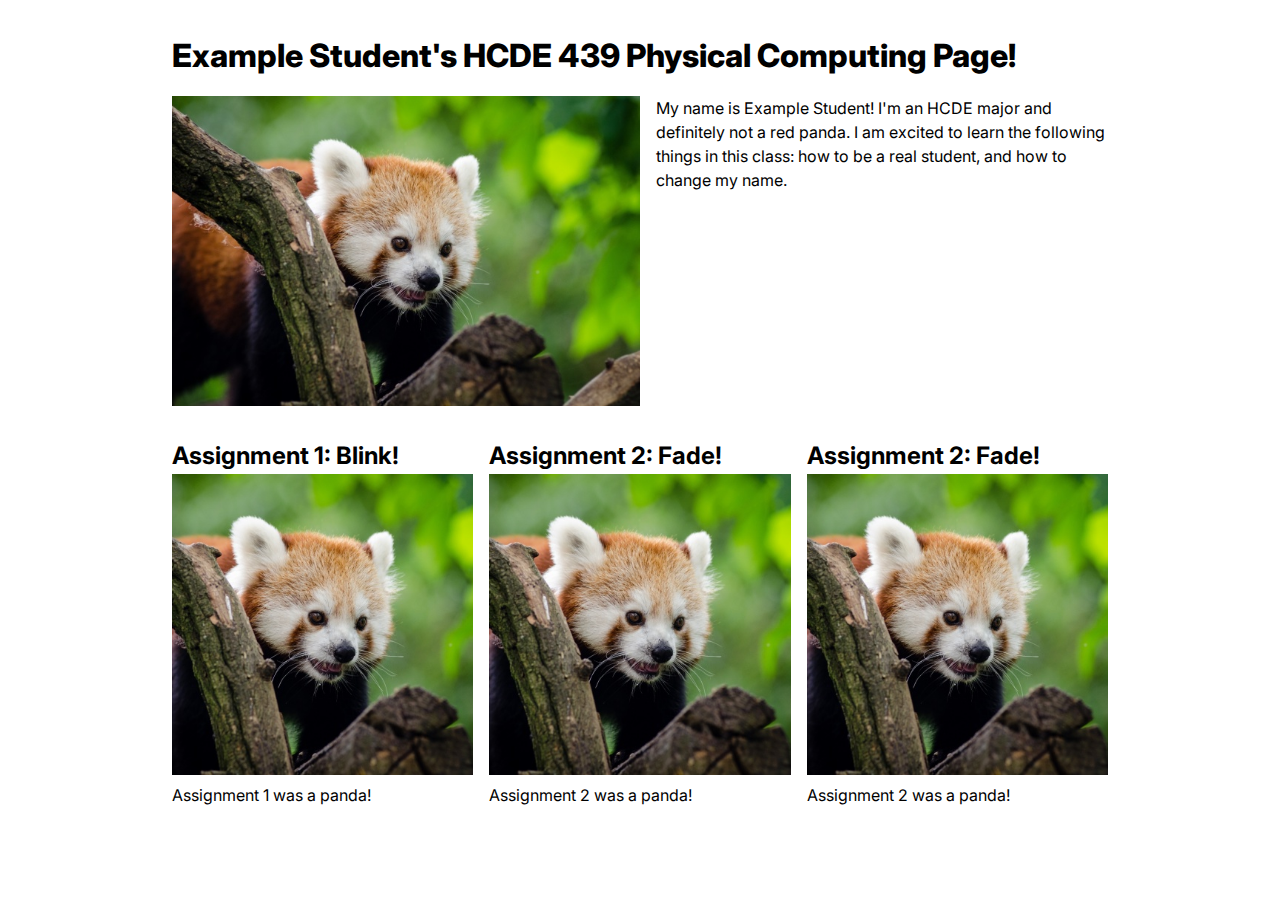
<file: hcde439-master/template/index.html>
<!DOCTYPE html>
<html>
  <head>
    <meta charset="utf-8" />
    <meta name="viewport" content="width=device-width, maximum-scale=1.0" />

    <title>Example Student's HCDE 439 Physical Computing Page!</title>

    <link href="style.css" rel="stylesheet" />
  </head>
  <body>
    <h1>Example Student's HCDE 439 Physical Computing Page!</h1>

    <div class="header">
      <img src="red-panda.jpg" />
      <p>
        My name is Example Student! I'm an HCDE major and definitely not a red
        panda. I am excited to learn the following things in this class: how to
        be a real student, and how to change my name.
      </p>
    </div>

    <div class="grid">
      <div class="assignment">
        <a href="a1.html">
          <h2>Assignment 1: Blink!</h2>
          <img src="red-panda.jpg" />
        </a>
        <p>Assignment 1 was a panda!</p>
      </div>

      <div class="assignment">
        <a href="a2.html">
          <h2>Assignment 2: Fade!</h2>
          <img src="red-panda.jpg" />
        </a>
        <p>Assignment 2 was a panda!</p>
      </div>

      <div class="assignment">
        <a href="a2.html">
          <h2>Assignment 2: Fade!</h2>
          <img src="red-panda.jpg" />
        </a>
        <p>Assignment 2 was a panda!</p>
      </div>
    </div>
  </body>
</html>
</file>
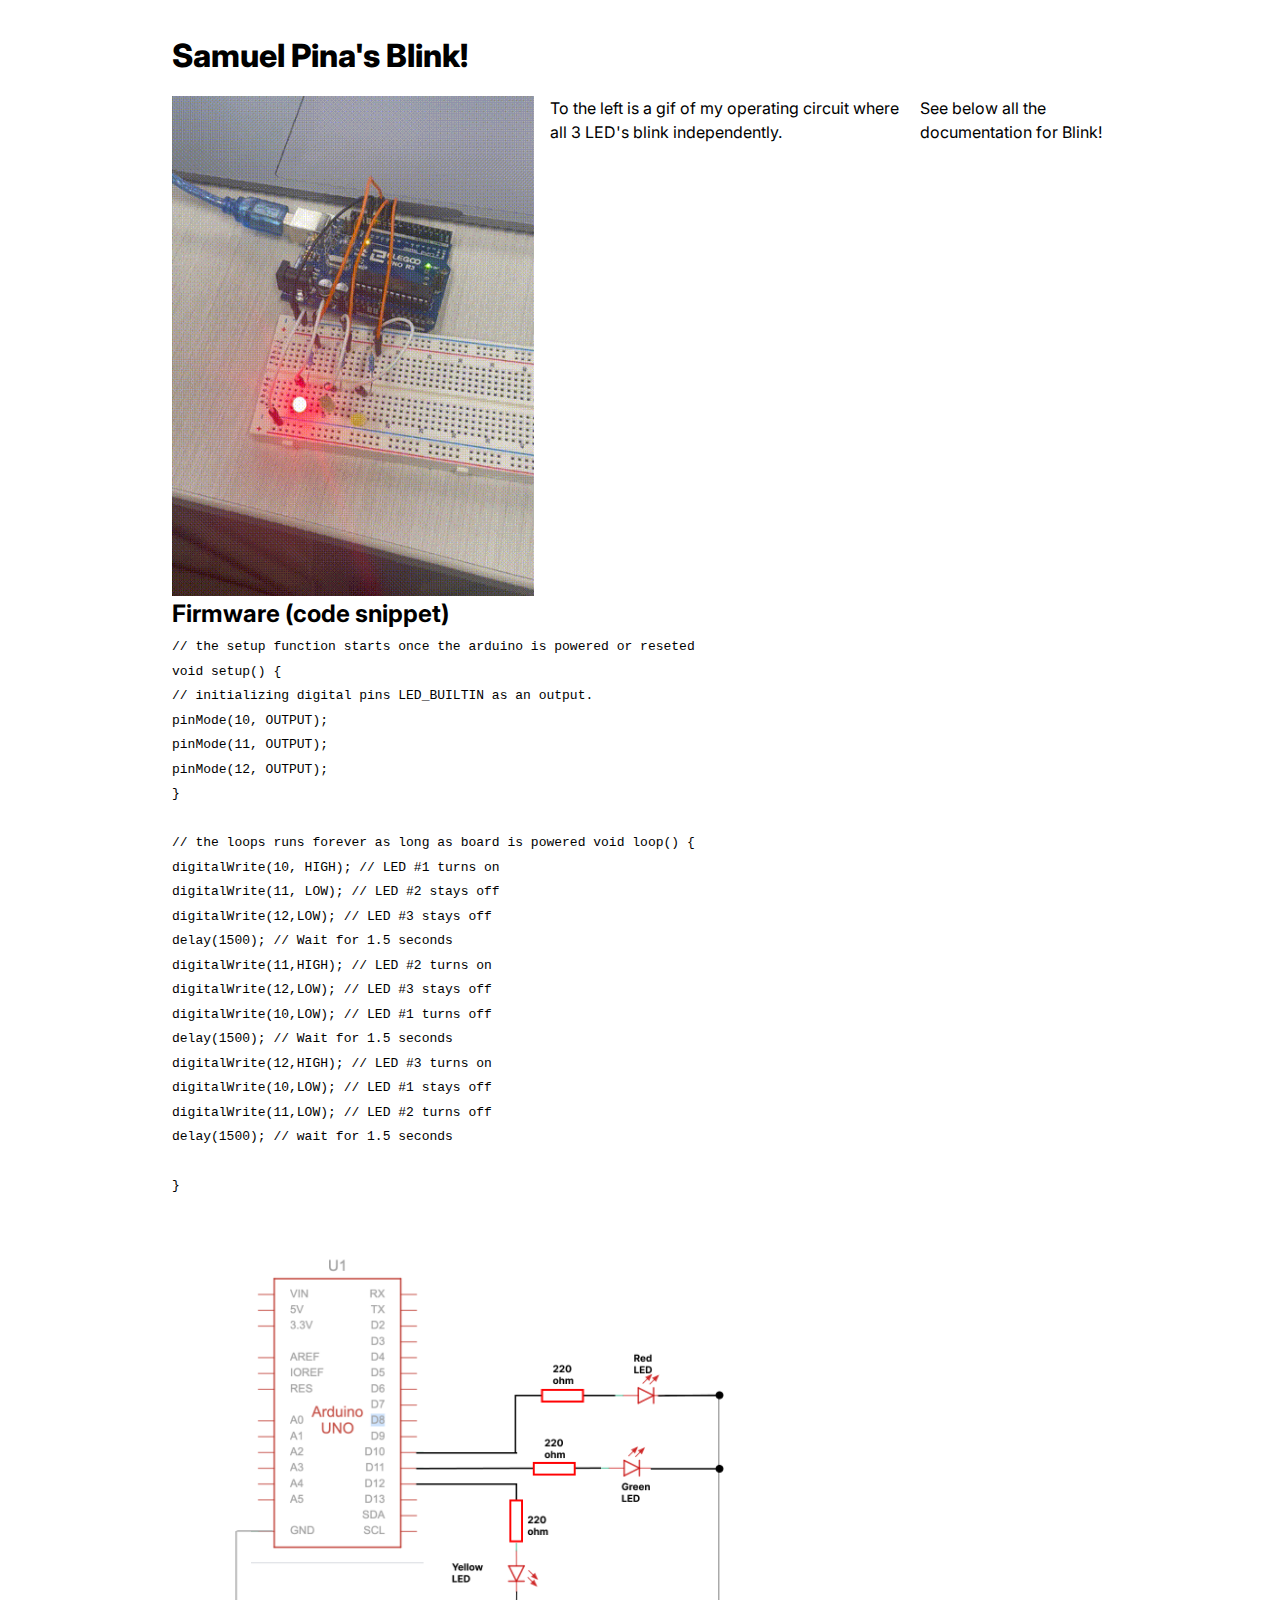
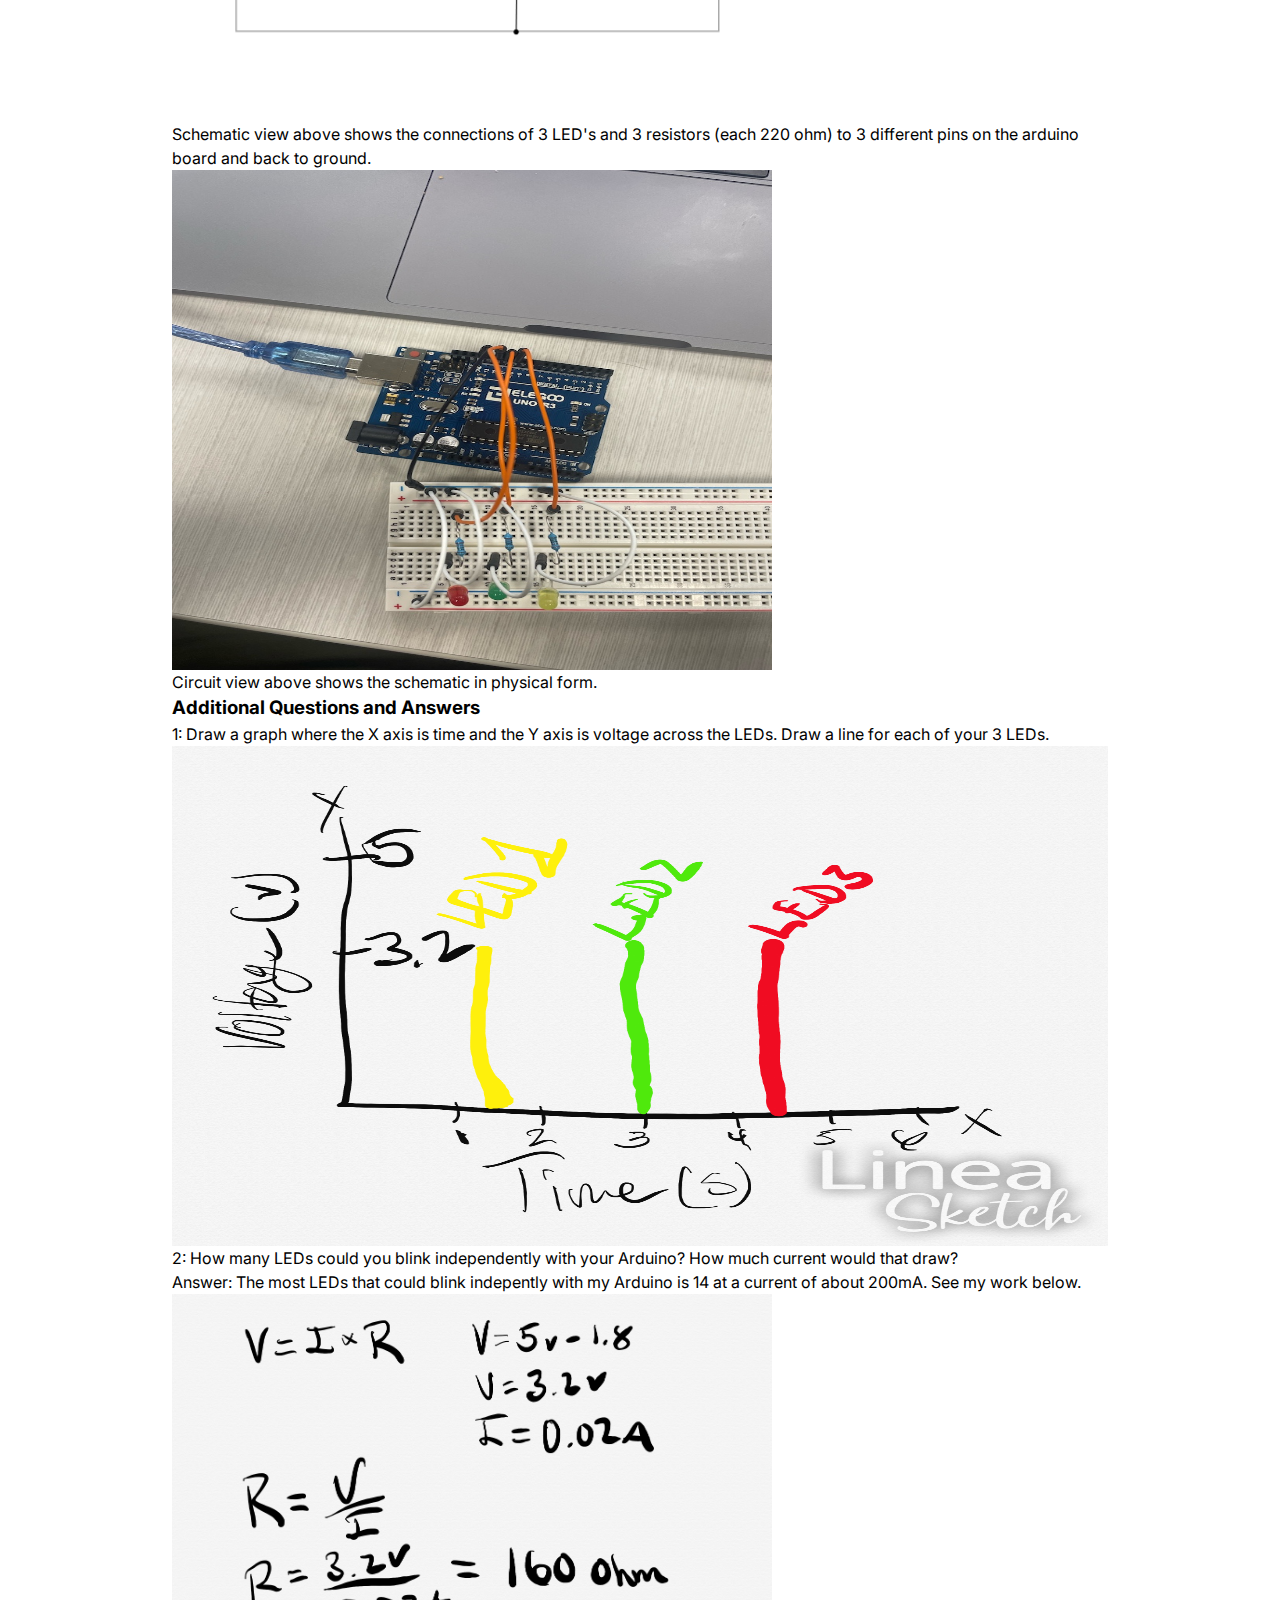
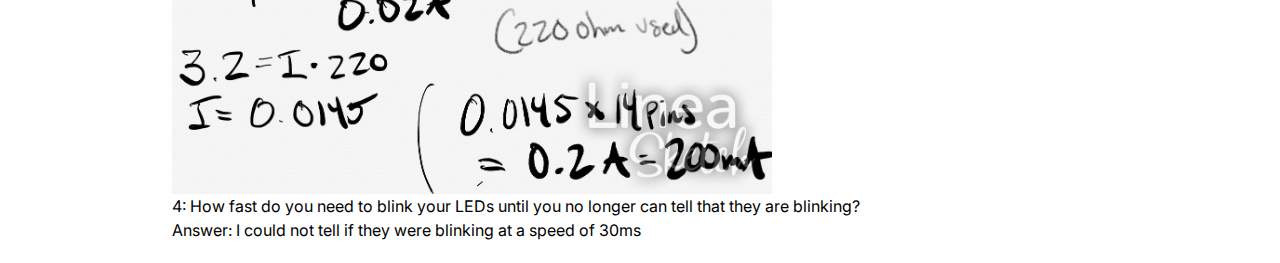
<file: a1.html>
<!DOCTYPE html>
<html>
  <head>
    <meta charset="utf-8" />
    <meta name="viewport" content="width=device-width, maximum-scale=1.0" />

    <title>Samuel Pina's HCDE 439 Physical Computing Page!</title>

    <link href="style.css" rel="stylesheet" type="text/css" />
  </head>
  <body>
    <h1>Samuel Pina's Blink!</h1>
    <div class="header">
      <img src="operation.gif" style="width:600px;height:500px;" />
      <p>To the left is a gif of my operating circuit where all 3 LED's blink independently.</p>
      <p>See below all the documentation for Blink!</p>
    </div>
    <h2>Firmware (code snippet)</h2>
    <p>
      <code>
        // the setup function starts once the arduino is powered or reseted <br>
        void setup()
        {<br>
          // initializing digital pins LED_BUILTIN as an output. <br>
          pinMode(10, OUTPUT);<br>
          pinMode(11, OUTPUT);<br>
          pinMode(12, OUTPUT);<br>
        }<br>
        <br>
        // the loops runs forever as long as board is powered
        void loop()
        {<br>
          digitalWrite(10, HIGH);  // LED #1 turns on <br>
          digitalWrite(11, LOW);   // LED #2 stays off <br>
          digitalWrite(12,LOW);    // LED #3 stays off <br>
          delay(1500);             // Wait for 1.5 seconds <br>
          digitalWrite(11,HIGH);   // LED #2 turns on <br>
          digitalWrite(12,LOW);    // LED #3 stays off <br>
          digitalWrite(10,LOW);    // LED #1 turns off <br>
          delay(1500);             // Wait for 1.5 seconds <br>
          digitalWrite(12,HIGH);   // LED #3 turns on <br>
          digitalWrite(10,LOW);    // LED #1 stays off <br>
          digitalWrite(11,LOW);    // LED #2 turns off <br>
          delay(1500);             // wait for 1.5 seconds <br>
          <br>
        }<br>
        
      </code>
    </p>
    <div class="schematic">
      <img src="BLINK! schematic.jpg" />
      <p> Schematic view above shows the connections of 3 LED's and 3 resistors (each 220 ohm) to 3 different pins on the arduino board and back to ground.</p>
    </div>
    <div class="circuit">
      <img src="circuit.jpeg" style="width:600px;height: 500px;" />
      <p> Circuit view above shows the schematic in physical form.</p>
    </div>
    <h3> Additional Questions and Answers</h3>
    <p>1: Draw a graph where the X axis is time and the Y axis is voltage across the LEDs. Draw a line for each of your 3 LEDs. </p>
    <img src="graph.png" style="width:6000px;height: 500px;" />
    <p>2: How many LEDs could you blink independently with your Arduino? How much current would that draw? </p>
    <p> Answer: The most LEDs that could blink indepently with my Arduino is 14 at a current of about 200mA. See my work below. </p>
    <img src="Blink! Calculations.png" style="width:600px;height: 500px;" />
    <p>4: How fast do you need to blink your LEDs until you no longer can tell that they are blinking?</p>
    <p> Answer: I could not tell if they were blinking at a speed of 30ms</p>
  </body>
</html>
</file>
<file: hcde439-master/template/style.css>
@import url("https://fonts.googleapis.com/css2?family=Inter:wght@100;200;300;400;500;600;700;800;900&display=swap");

*,
*::before,
*::after {
  box-sizing: border-box;
}

* {
  margin: 0;
}

img,
picture,
video,
canvas,
svg {
  display: block;
  max-width: 100%;
}

body {
  font-family: "Inter", sans-serif;
  line-height: 1.5;
  -webkit-font-smoothing: antialiased;
  max-width: 1000px;
  padding: 2em;
  margin: auto;
}

h1 {
  font-weight: 800;
}

h2 {
  font-weight: 700;
}

.header {
  display: flex;
  gap: 1em;
  margin-top: 1em;
}

.header img {
  width: 50%;
  object-fit: cover;
}

.grid {
  display: grid;
  grid-template-columns: repeat(auto-fit, minmax(250px, 1fr));
  gap: 1em;
  margin-top: 2em;
}

.assignment a {
  color: #000;
  text-decoration: none;
}

.assignment a:hover {
  color: #f06;
}

.assignment img {
  aspect-ratio: 1;
  object-fit: cover;
}

.assignment p {
  margin-top: 0.5em;
}
</file>
<file: style.css>
@import url("https://fonts.googleapis.com/css2?family=Inter:wght@100;200;300;400;500;600;700;800;900&display=swap");

*,
*::before,
*::after {
  box-sizing: border-box;
}

* {
  margin: 0;
}

img,
picture,
video,
canvas,
svg {
  display: block;
  max-width: 100%;
}

body {
  font-family: "Inter", sans-serif;
  line-height: 1.5;
  -webkit-font-smoothing: antialiased;
  max-width: 1000px;
  padding: 2em;
  margin: auto;
}

h1 {
  font-weight: 800;
}

h2 {
  font-weight: 700;
}

.header {
  display: flex;
  gap: 1em;
  margin-top: 1em;
}

.header img {
  width: 50%;
  object-fit: cover;
}

.grid {
  display: grid;
  grid-template-columns: repeat(auto-fit, minmax(250px, 1fr));
  gap: 1em;
  margin-top: 2em;
}

.assignment a {
  color: #000;
  text-decoration: none;
}

.assignment a:hover {
  color: #f06;
}

.assignment img {
  aspect-ratio: 1;
  object-fit: cover;
}

.assignment p {
  margin-top: 0.5em;
}
</file>
